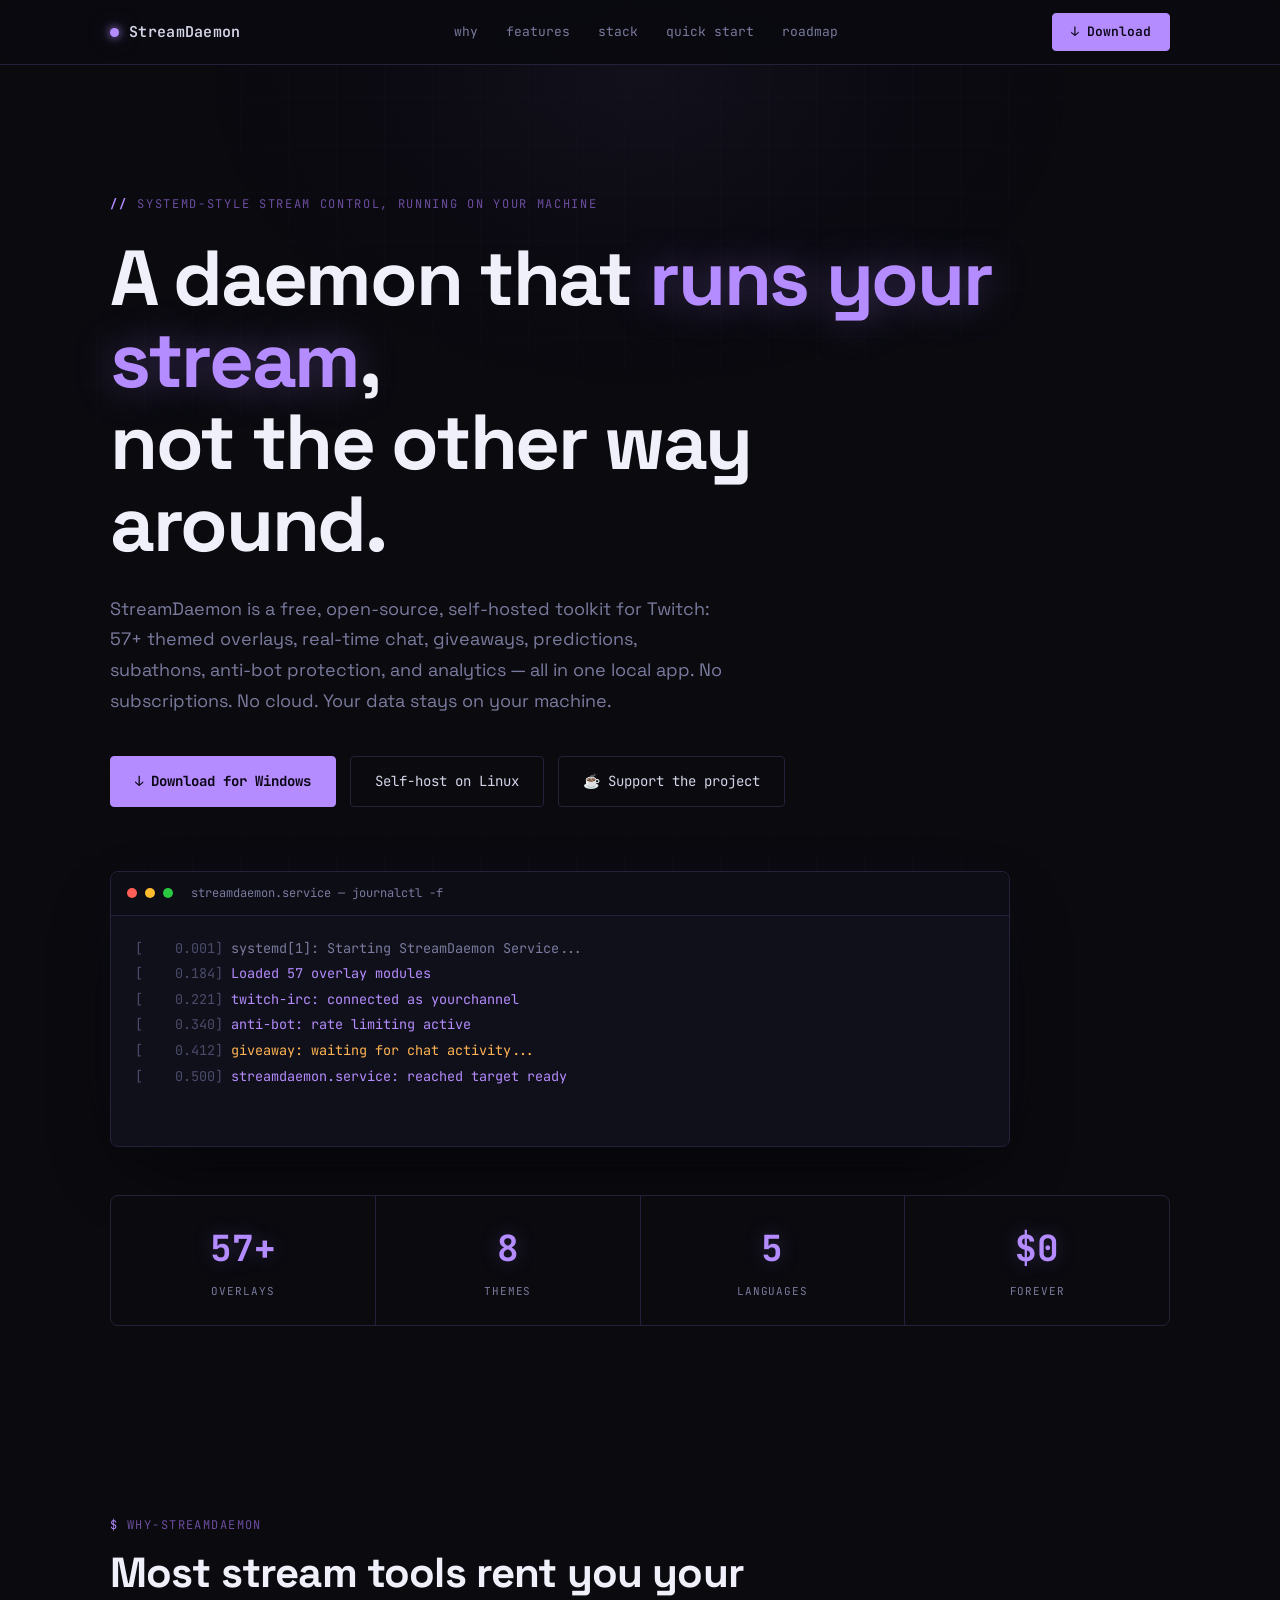
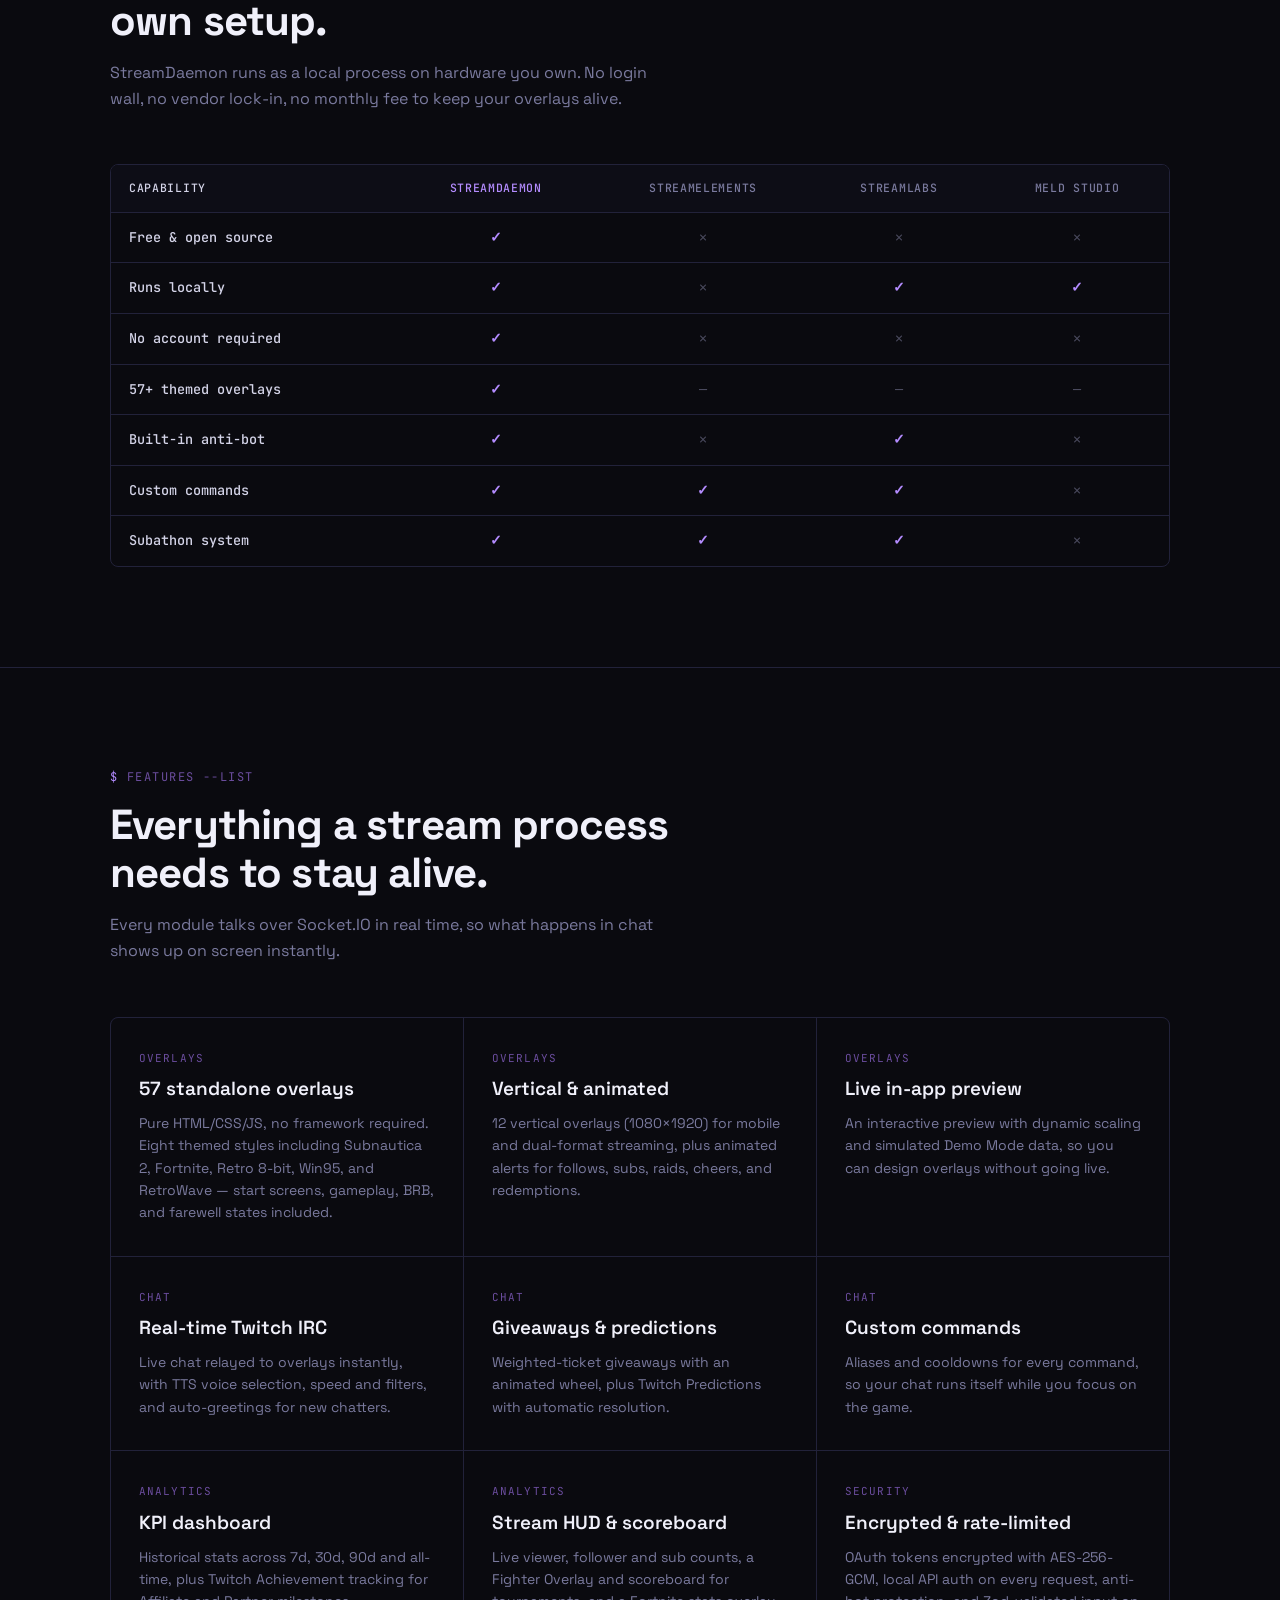
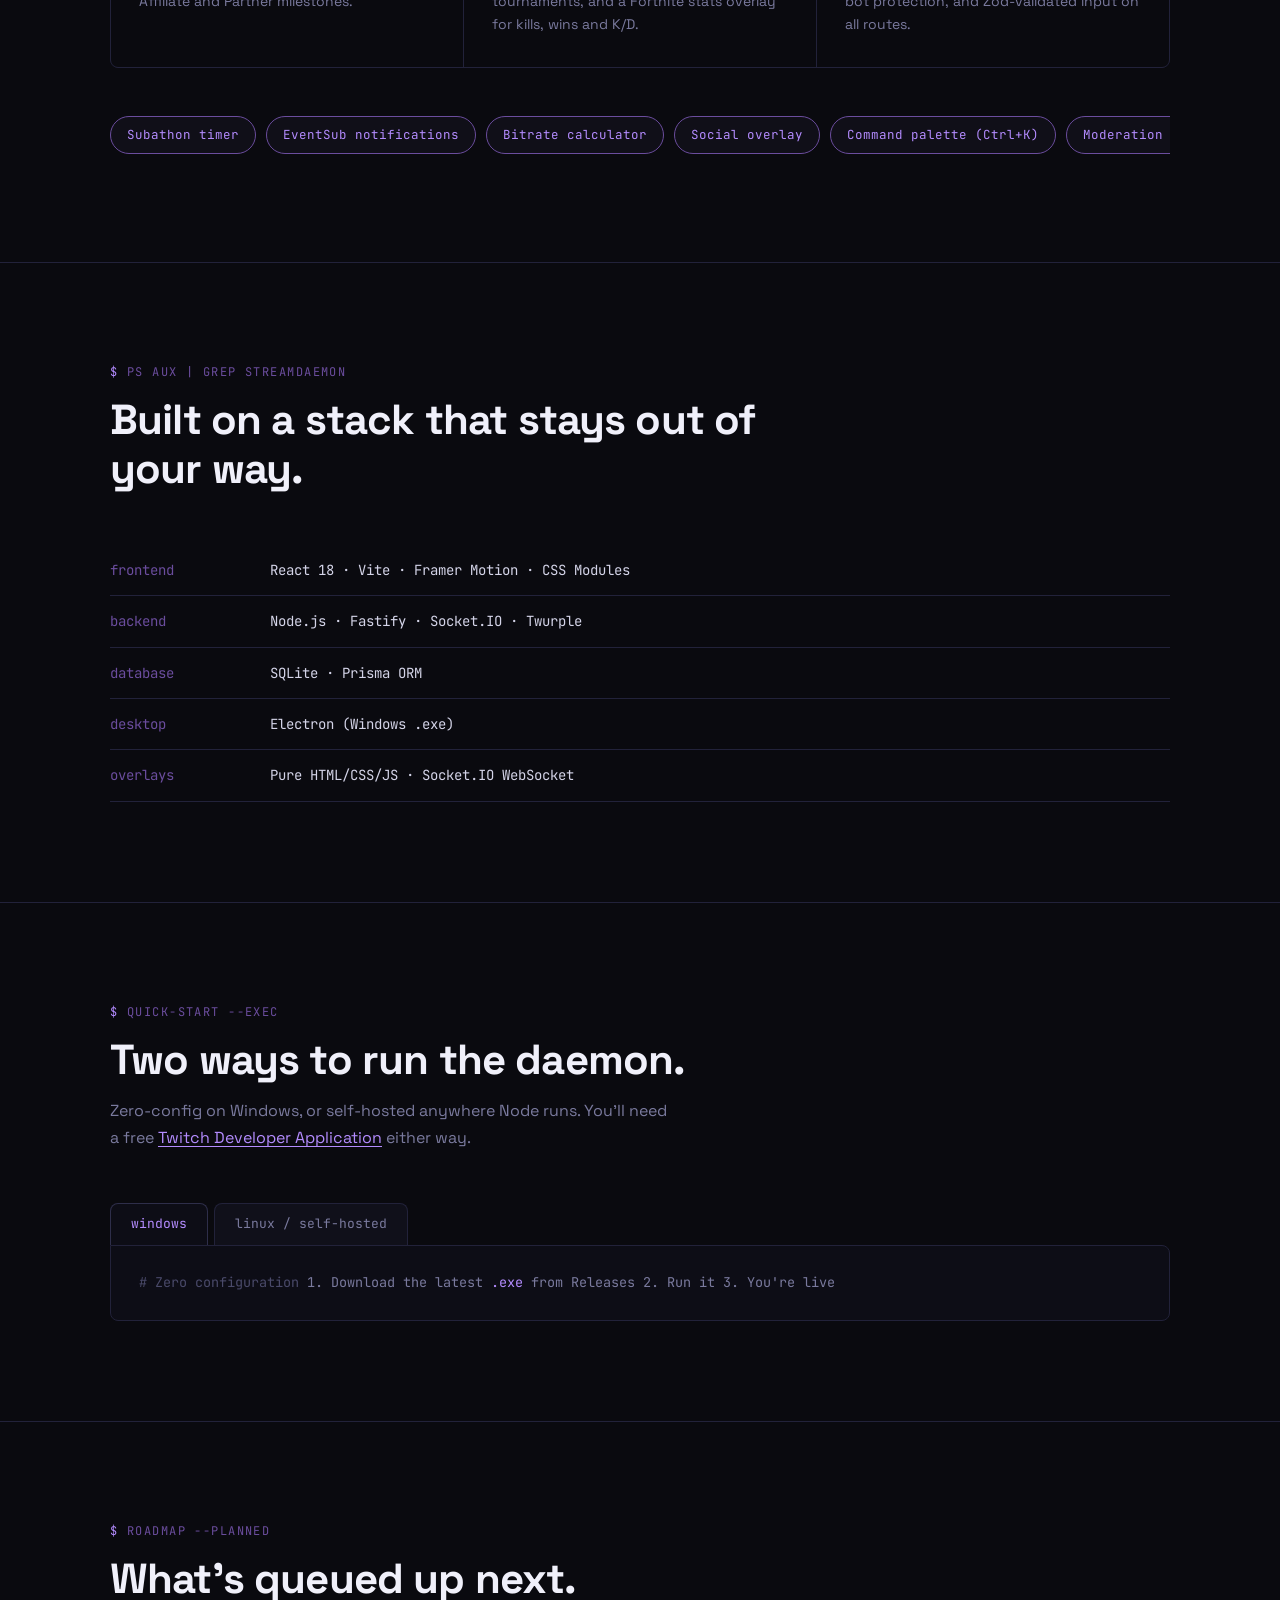
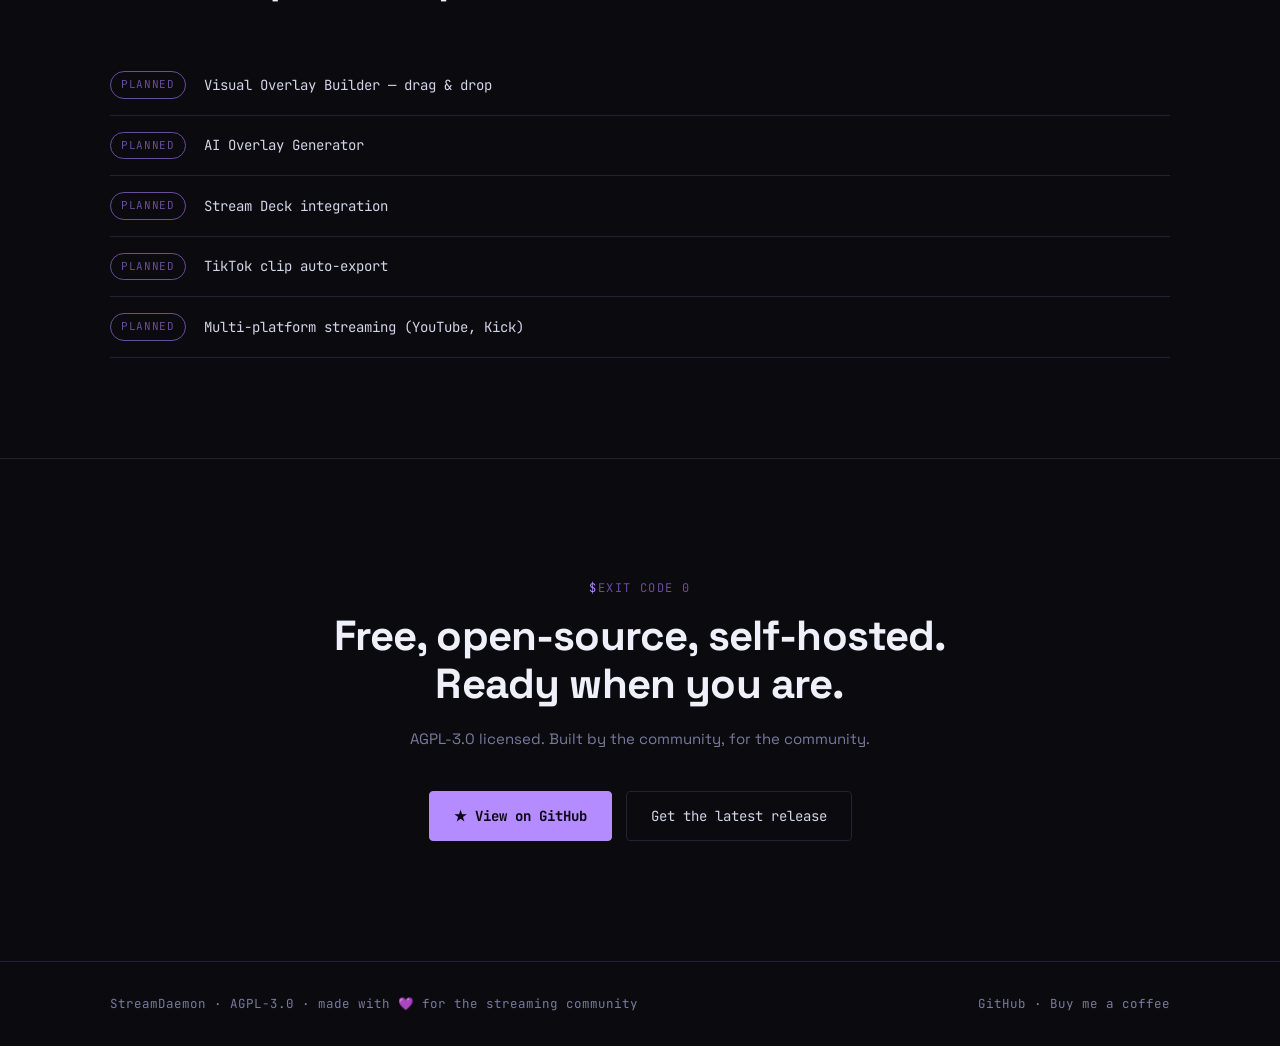
<file: index.html>
<!DOCTYPE html>
<html lang="en">
<head>
<meta charset="UTF-8">
<meta name="viewport" content="width=device-width, initial-scale=1.0">
<title>StreamDaemon — Open-source stream tools, daemonically good.</title>
<meta name="description" content="StreamDaemon is a free, open-source, self-hosted toolkit for Twitch: 57+ themed overlays, real-time chat, giveaways, predictions, subathons, anti-bot protection, and analytics.">
<link rel="preconnect" href="https://fonts.googleapis.com">
<link rel="preconnect" href="https://fonts.gstatic.com" crossorigin>
<link href="https://fonts.googleapis.com/css2?family=JetBrains+Mono:wght@400;500;600;700&family=Space+Grotesk:wght@400;500;600;700&display=swap" rel="stylesheet">
<style>
  :root{
    --bg: #0a0a0f;
    --bg-raised: #10101a;
    --bg-card: #0d0d16;
    --line: #22223a;
    --line-light: #2e2e4a;
    --purple: #b48cff;
    --purple-bright: #d4b8ff;
    --purple-dim: #6b4d9e;
    --purple-glow: rgba(180, 140, 255, 0.18);
    --purple-faint: rgba(180, 140, 255, 0.04);
    --amber: #ffb454;
    --red: #ff6b6b;
    --text: #d4d4e8;
    --text-dim: #7a7a9e;
    --text-bright: #f0f0fa;
    --mono: 'JetBrains Mono', 'Fira Code', ui-monospace, SFMono-Regular, Menlo, Consolas, monospace;
    --display: 'Space Grotesk', Inter, ui-sans-serif, system-ui, sans-serif;
    --radius: 8px;
    --radius-sm: 4px;
    --shadow-lg: 0 30px 80px -30px rgba(0,0,0,0.8);
    --shadow-glow: 0 4px 24px rgba(180, 140, 255, 0.25);
    --transition: 0.2s cubic-bezier(0.4, 0, 0.2, 1);
  }

  *{ box-sizing:border-box; margin:0; padding:0; }
  html{ scroll-behavior:smooth; -webkit-text-size-adjust:100%; }
  body{
    background:var(--bg);
    color:var(--text);
    font-family:var(--display);
    line-height:1.6;
    overflow-x:hidden;
    -webkit-font-smoothing:antialiased;
    -moz-osx-font-smoothing:grayscale;
  }

  @media (prefers-reduced-motion: reduce){
    *{ animation-duration:0.01ms !important; animation-iteration-count:1 !important; transition-duration:0.01ms !important; scroll-behavior:auto !important; }
  }

  a{ color:inherit; }
  ::selection{ background:var(--purple); color:#0a0514; }
  :focus-visible{ outline:2px solid var(--purple); outline-offset:3px; border-radius:2px; }

  /* Subtle grid texture */
  body::before{
    content:"";
    position:fixed; inset:0;
    background-image:
      linear-gradient(rgba(180,140,255,0.018) 1px, transparent 1px),
      linear-gradient(90deg, rgba(180,140,255,0.018) 1px, transparent 1px);
    background-size: 48px 48px;
    pointer-events:none;
    z-index:0;
  }

  /* Ambient glow */
  body::after{
    content:"";
    position:fixed;
    top:-250px; left:50%;
    transform:translateX(-50%);
    width:900px; height:650px;
    background:radial-gradient(ellipse, rgba(180,140,255,0.05) 0%, rgba(120,60,200,0.02) 40%, transparent 70%);
    pointer-events:none;
    z-index:0;
  }

  .wrap{ max-width:1140px; margin:0 auto; padding:0 24px; position:relative; z-index:1; }
  @media (min-width:768px){ .wrap{ padding:0 32px; } }
  @media (min-width:1024px){ .wrap{ padding:0 40px; } }

  /* Skip link */
  .skip-link{
    position:absolute; top:-100%; left:16px;
    background:var(--purple); color:#0a0514;
    padding:10px 18px; border-radius:var(--radius-sm);
    font-family:var(--mono); font-size:13px; font-weight:600;
    z-index:9999; text-decoration:none;
    transition:top 0.2s;
  }
  .skip-link:focus{ top:12px; }

  /* ---------- NAV ---------- */
  nav{
    position:sticky; top:0; z-index:100;
    background:rgba(10,10,15,0.88);
    backdrop-filter:blur(12px) saturate(1.2);
    -webkit-backdrop-filter:blur(12px) saturate(1.2);
    border-bottom:1px solid var(--line);
  }
  nav .wrap{ display:flex; align-items:center; justify-content:space-between; height:64px; }
  .brand{ display:flex; align-items:center; gap:10px; font-family:var(--mono); font-weight:600; font-size:15px; letter-spacing:0.02em; text-decoration:none; }
  .brand .dot{
    width:9px; height:9px; border-radius:50%;
    background:var(--purple);
    box-shadow:0 0 10px var(--purple), 0 0 24px rgba(180,140,255,0.4);
    animation:pulse 2.2s ease-in-out infinite;
    flex-shrink:0;
  }
  @keyframes pulse{ 0%,100%{opacity:1; transform:scale(1)} 50%{opacity:0.4; transform:scale(0.85)} }

  .navlinks{ display:flex; gap:28px; font-family:var(--mono); font-size:13px; color:var(--text-dim); }
  .navlinks a{ text-decoration:none; transition:color var(--transition); position:relative; }
  .navlinks a::after{ content:""; position:absolute; bottom:-4px; left:0; width:0; height:1px; background:var(--purple); transition:width var(--transition); }
  .navlinks a:hover{ color:var(--purple); }
  .navlinks a:hover::after{ width:100%; }

  .nav-cta{
    font-family:var(--mono); font-size:13px; color:#0a0514;
    background:var(--purple); padding:8px 18px; border-radius:var(--radius-sm);
    text-decoration:none; font-weight:600;
    border:1px solid var(--purple);
    transition:transform var(--transition), box-shadow var(--transition);
    white-space:nowrap;
  }
  .nav-cta:hover{ transform:translateY(-1px); box-shadow:var(--shadow-glow); }

  /* Mobile menu button */
  .menu-toggle{
    display:none;
    background:none; border:none; cursor:pointer;
    width:40px; height:40px;
    flex-direction:column; align-items:center; justify-content:center; gap:5px;
    border-radius:var(--radius-sm);
    transition:background var(--transition);
  }
  .menu-toggle:hover{ background:rgba(180,140,255,0.08); }
  .menu-toggle span{
    display:block; width:20px; height:2px;
    background:var(--text); border-radius:2px;
    transition:transform 0.3s, opacity 0.3s;
  }
  .menu-toggle.active span:nth-child(1){ transform:rotate(45deg) translate(5px, 5px); }
  .menu-toggle.active span:nth-child(2){ opacity:0; }
  .menu-toggle.active span:nth-child(3){ transform:rotate(-45deg) translate(5px, -5px); }

  /* Mobile nav overlay */
  .mobile-nav{
    display:none;
    position:fixed; top:64px; left:0; right:0; bottom:0;
    background:rgba(10,10,15,0.97);
    backdrop-filter:blur(16px);
    -webkit-backdrop-filter:blur(16px);
    z-index:99;
    flex-direction:column;
    padding:32px 24px;
    gap:8px;
    opacity:0;
    transform:translateY(-10px);
    transition:opacity 0.3s, transform 0.3s;
  }
  .mobile-nav.open{ opacity:1; transform:translateY(0); }
  .mobile-nav a{
    font-family:var(--mono); font-size:16px; color:var(--text-dim);
    text-decoration:none; padding:14px 16px;
    border-radius:var(--radius-sm);
    transition:color var(--transition), background var(--transition);
  }
  .mobile-nav a:hover{ color:var(--purple); background:rgba(180,140,255,0.05); }
  .mobile-nav .nav-cta{
    margin-top:16px; text-align:center; padding:14px;
    font-size:15px; color:#0a0514;
  }

  @media (max-width:768px){
    .navlinks{ display:none; }
    .nav-cta.desktop{ display:none; }
    .menu-toggle{ display:flex; }
    .mobile-nav{ display:flex; pointer-events:none; }
    .mobile-nav.open{ pointer-events:all; }
  }

  /* ---------- HERO ---------- */
  .hero{ padding:80px 0 60px; position:relative; }
  @media (min-width:768px){ .hero{ padding:110px 0 80px; } }
  @media (min-width:1024px){ .hero{ padding:130px 0 90px; } }

  .kicker{
    font-family:var(--mono); font-size:11px; color:var(--purple-dim);
    letter-spacing:0.14em; text-transform:uppercase; margin-bottom:20px;
    display:flex; align-items:center; gap:10px;
  }
  @media (min-width:768px){ .kicker{ font-size:12px; margin-bottom:24px; } }
  .kicker::before{ content:"//"; color:var(--purple); font-weight:700; }

  h1{
    font-size:clamp(32px, 7vw, 78px);
    font-weight:700;
    letter-spacing:-0.03em;
    line-height:1.05;
    max-width:920px;
    color:var(--text-bright);
  }
  h1 .accent{
    color:var(--purple);
    text-shadow:0 0 40px rgba(180,140,255,0.35);
  }
  .sub{
    margin-top:22px; max-width:620px; font-size:16px; color:var(--text-dim);
    line-height:1.7;
  }
  @media (min-width:768px){ .sub{ margin-top:28px; font-size:18px; } }

  .hero-cta{ display:flex; gap:12px; margin-top:32px; flex-wrap:wrap; }
  @media (min-width:768px){ .hero-cta{ gap:14px; margin-top:40px; } }

  .btn{
    font-family:var(--mono); font-size:13px; padding:12px 20px; border-radius:var(--radius-sm);
    text-decoration:none; display:inline-flex; align-items:center; gap:8px;
    transition:transform var(--transition), box-shadow var(--transition), background var(--transition), border-color var(--transition);
    border:1px solid var(--line);
    white-space:nowrap;
  }
  @media (min-width:768px){ .btn{ font-size:14px; padding:13px 24px; } }
  .btn-primary{ background:var(--purple); color:#0a0514; font-weight:700; border-color:var(--purple); }
  .btn-primary:hover{ transform:translateY(-2px); box-shadow:0 8px 30px rgba(180,140,255,0.35); }
  .btn-primary:active{ transform:translateY(0); }
  .btn-ghost{ background:transparent; color:var(--text); }
  .btn-ghost:hover{ border-color:var(--purple-dim); color:var(--purple); background:var(--purple-faint); }

  /* ---------- TERMINAL ---------- */
  .terminal{
    margin-top:48px;
    background:var(--bg-raised);
    border:1px solid var(--line);
    border-radius:var(--radius);
    overflow:hidden;
    box-shadow:var(--shadow-lg), 0 0 60px -20px rgba(180,140,255,0.08);
    max-width:900px;
  }
  @media (min-width:768px){ .terminal{ margin-top:64px; } }
  .term-bar{
    display:flex; align-items:center; gap:8px;
    padding:12px 16px; border-bottom:1px solid var(--line);
    background:var(--bg-card);
  }
  .term-bar span{ width:10px; height:10px; border-radius:50%; flex-shrink:0; }
  .term-bar span:nth-child(1){ background:#ff5f57; }
  .term-bar span:nth-child(2){ background:#febc2e; }
  .term-bar span:nth-child(3){ background:#28c840; }
  .term-title{ margin-left:10px; font-family:var(--mono); font-size:11px; color:var(--text-dim); overflow:hidden; text-overflow:ellipsis; white-space:nowrap; }
  @media (min-width:768px){ .term-title{ font-size:12px; } }
  .term-body{
    font-family:var(--mono); font-size:12px; padding:18px 16px 22px;
    color:var(--text-dim); min-height:200px;
    overflow-x:auto;
  }
  @media (min-width:768px){ .term-body{ font-size:13.5px; padding:22px 24px 26px; min-height:230px; } }
  .term-body .ok{ color:var(--purple); }
  .term-body .warn{ color:var(--amber); }
  .term-body .line{ opacity:0; animation:typein 0.3s forwards; white-space:pre-wrap; margin-bottom:4px; }
  .term-body .caret{
    display:inline-block; width:8px; height:15px; background:var(--purple);
    margin-left:2px; vertical-align:middle; animation:blink 1s step-end infinite;
  }
  @keyframes typein{ to{ opacity:1; } }
  @keyframes blink{ 50%{ opacity:0; } }

  /* ---------- SECTIONS ---------- */
  section{ padding:60px 0; border-bottom:1px solid var(--line); }
  @media (min-width:768px){ section{ padding:90px 0; } }
  @media (min-width:1024px){ section{ padding:100px 0; } }

  .section-head{ max-width:660px; margin-bottom:36px; }
  @media (min-width:768px){ .section-head{ margin-bottom:52px; } }
  .eyebrow{ font-family:var(--mono); font-size:11px; color:var(--purple-dim); text-transform:uppercase; letter-spacing:0.12em; margin-bottom:14px; }
  @media (min-width:768px){ .eyebrow{ font-size:12px; } }
  .eyebrow::before{ content:"$ "; color:var(--purple); }
  h2{ font-size:clamp(24px, 4vw, 42px); font-weight:700; letter-spacing:-0.02em; color:var(--text-bright); line-height:1.15; }
  .section-sub{ color:var(--text-dim); margin-top:14px; font-size:15px; max-width:560px; line-height:1.65; }
  @media (min-width:768px){ .section-sub{ font-size:16px; } }
  .section-sub a{ color:var(--purple); text-decoration:underline; text-underline-offset:3px; }
  .section-sub a:hover{ text-decoration-color:var(--purple-bright); }

  /* ---------- COMPARISON TABLE ---------- */
  .table-wrap{
    overflow-x:auto;
    -webkit-overflow-scrolling:touch;
    border:1px solid var(--line);
    border-radius:var(--radius);
    scrollbar-width:thin;
    scrollbar-color:var(--purple-dim) var(--bg);
  }
  .table-wrap::-webkit-scrollbar{ height:6px; }
  .table-wrap::-webkit-scrollbar-track{ background:var(--bg); }
  .table-wrap::-webkit-scrollbar-thumb{ background:var(--purple-dim); border-radius:3px; }

  table.cmp{ width:100%; border-collapse:collapse; font-family:var(--mono); font-size:12px; min-width:600px; }
  @media (min-width:768px){ table.cmp{ font-size:13.5px; } }
  table.cmp th, table.cmp td{ padding:12px 14px; border-bottom:1px solid var(--line); text-align:center; }
  @media (min-width:768px){ table.cmp th, table.cmp td{ padding:14px 18px; } }
  table.cmp th{ color:var(--text-dim); font-weight:500; text-transform:uppercase; font-size:10.5px; letter-spacing:0.06em; background:var(--bg-card); position:sticky; top:0; }
  @media (min-width:768px){ table.cmp th{ font-size:11.5px; } }
  table.cmp td:first-child, table.cmp th:first-child{ text-align:left; color:var(--text); font-weight:500; }
  table.cmp th:nth-child(2){ color:var(--purple); }
  td.yes{ color:var(--purple); font-weight:600; }
  td.no{ color:#4a4a5e; }
  table.cmp tbody tr{ transition:background var(--transition); }
  table.cmp tbody tr:hover{ background:rgba(180,140,255,0.03); }
  table.cmp tbody tr:last-child td{ border-bottom:none; }

  /* ---------- FEATURES GRID ---------- */
  .grid{
    display:grid; grid-template-columns:1fr; gap:1px;
    background:var(--line); border:1px solid var(--line); border-radius:var(--radius);
    overflow:hidden;
  }
  @media (min-width:600px){ .grid{ grid-template-columns:repeat(2,1fr); } }
  @media (min-width:900px){ .grid{ grid-template-columns:repeat(3,1fr); } }
  .card{
    background:var(--bg); padding:26px 22px;
    transition:background var(--transition), transform var(--transition);
    position:relative;
  }
  @media (min-width:768px){ .card{ padding:32px 28px; } }
  .card:hover{ background:var(--bg-raised); }
  .card::before{
    content:"";
    position:absolute; top:0; left:0; right:0; height:2px;
    background:linear-gradient(90deg, transparent, var(--purple), transparent);
    opacity:0; transition:opacity var(--transition);
  }
  .card:hover::before{ opacity:1; }
  .card .tag{ font-family:var(--mono); font-size:10px; color:var(--purple-dim); text-transform:uppercase; letter-spacing:0.1em; }
  @media (min-width:768px){ .card .tag{ font-size:11px; } }
  .card h3{ font-size:17px; font-weight:600; margin-top:10px; color:var(--text-bright); line-height:1.3; }
  @media (min-width:768px){ .card h3{ font-size:19px; } }
  .card p{ font-size:13px; color:var(--text-dim); margin-top:10px; line-height:1.6; }
  @media (min-width:768px){ .card p{ font-size:14px; } }

  /* ---------- CHIPS ---------- */
  .strip{
    display:flex; gap:10px; overflow-x:auto; padding:16px 0 8px; margin-top:32px;
    scrollbar-width:thin;
    scrollbar-color:var(--purple-dim) transparent;
    -webkit-overflow-scrolling:touch;
  }
  .strip::-webkit-scrollbar{ height:4px; }
  .strip::-webkit-scrollbar-thumb{ background:var(--purple-dim); border-radius:2px; }
  .chip{
    font-family:var(--mono); font-size:11.5px; white-space:nowrap;
    border:1px solid var(--line); border-radius:20px; padding:8px 16px;
    color:var(--text-dim); transition:border-color var(--transition), color var(--transition), background var(--transition);
    flex-shrink:0;
  }
  @media (min-width:768px){ .chip{ font-size:12.5px; } }
  .chip:hover{ border-color:var(--purple-dim); color:var(--text); }
  .chip.on{ color:var(--purple); border-color:var(--purple-dim); background:var(--purple-faint); }

  /* ---------- STACK ---------- */
  .stack-list{ font-family:var(--mono); font-size:13px; }
  @media (min-width:768px){ .stack-list{ font-size:14px; } }
  .stack-row{
    display:grid; grid-template-columns:1fr; gap:6px;
    padding:16px 0; border-bottom:1px solid var(--line);
  }
  @media (min-width:600px){ .stack-row{ grid-template-columns:140px 1fr; gap:20px; padding:14px 0; } }
  .stack-row .layer{ color:var(--purple-dim); font-size:11px; text-transform:uppercase; letter-spacing:0.08em; }
  @media (min-width:600px){ .stack-row .layer{ font-size:inherit; text-transform:none; letter-spacing:normal; } }
  .stack-row .val{ color:var(--text); }

  /* ---------- QUICKSTART ---------- */
  .tabs{ display:flex; gap:6px; margin-bottom:0; flex-wrap:wrap; }
  .tab{
    font-family:var(--mono); font-size:12px; padding:10px 16px; cursor:pointer;
    background:var(--bg-raised); border:1px solid var(--line); border-bottom:none;
    color:var(--text-dim); border-radius:var(--radius) var(--radius) 0 0;
    transition:color var(--transition), background var(--transition);
    user-select:none;
  }
  @media (min-width:768px){ .tab{ font-size:13px; padding:10px 20px; } }
  .tab:hover{ color:var(--text); }
  .tab.active{ color:var(--purple); background:var(--bg-card); border-color:var(--line-light); }
  .code-block{
    background:var(--bg-card); border:1px solid var(--line); border-radius:0 var(--radius) var(--radius) var(--radius);
    padding:20px 18px; font-family:var(--mono); font-size:12px; color:var(--text-dim);
    overflow-x:auto; line-height:1.9;
    -webkit-overflow-scrolling:touch;
  }
  @media (min-width:768px){ .code-block{ padding:24px 28px; font-size:13.5px; } }
  .code-block .cmt{ color:#4a4a6a; }
  .code-block .gr{ color:var(--purple); }

  /* ---------- ROADMAP ---------- */
  .road{ display:flex; flex-direction:column; }
  .road-item{
    display:flex; align-items:center; gap:14px; padding:16px 0;
    border-bottom:1px solid var(--line); font-family:var(--mono); font-size:13px;
    flex-wrap:wrap;
  }
  @media (min-width:768px){ .road-item{ gap:18px; font-size:14px; flex-wrap:nowrap; } }
  .road-item .status{
    font-size:10px; padding:4px 10px; border-radius:20px;
    border:1px solid var(--purple-dim); color:var(--purple-dim);
    text-transform:uppercase; letter-spacing:0.06em;
    white-space:nowrap; flex-shrink:0;
  }
  @media (min-width:768px){ .road-item .status{ font-size:11px; } }
  .road-item .road-text{ color:var(--text); }

  /* ---------- CTA FINAL ---------- */
  .cta-final{ text-align:center; padding:80px 0; border-bottom:none; }
  @media (min-width:768px){ .cta-final{ padding:120px 0; } }
  .cta-final h2{ max-width:620px; margin:0 auto 18px; }
  .cta-final p{ color:var(--text-dim); max-width:480px; margin:0 auto 36px; font-size:15px; }
  .cta-final .hero-cta{ justify-content:center; }

  /* ---------- FOOTER ---------- */
  footer{ padding:32px 0; border-top:1px solid var(--line); }
  footer .wrap{
    display:flex; justify-content:space-between; align-items:center;
    flex-wrap:wrap; gap:14px;
    font-family:var(--mono); font-size:11.5px; color:var(--text-dim);
  }
  @media (min-width:768px){ footer .wrap{ font-size:12.5px; } }
  footer a{ text-decoration:none; transition:color var(--transition); }
  footer a:hover{ color:var(--purple); }

  /* ---------- BACK TO TOP ---------- */
  .back-top{
    position:fixed; bottom:24px; right:24px;
    width:44px; height:44px;
    background:var(--bg-raised); border:1px solid var(--line);
    border-radius:50%; cursor:pointer;
    display:flex; align-items:center; justify-content:center;
    color:var(--text-dim); font-size:18px;
    opacity:0; transform:translateY(10px);
    transition:opacity 0.3s, transform 0.3s, border-color var(--transition), color var(--transition);
    z-index:80;
    pointer-events:none;
  }
  .back-top.visible{ opacity:1; transform:translateY(0); pointer-events:all; }
  .back-top:hover{ border-color:var(--purple-dim); color:var(--purple); box-shadow:var(--shadow-glow); }

  /* ---------- ANIMATIONS ---------- */
  .fade-up{ opacity:0; transform:translateY(20px); transition:opacity 0.7s ease, transform 0.7s ease; }
  .fade-up.in{ opacity:1; transform:none; }
  .fade-up-delay-1{ transition-delay:0.1s; }
  .fade-up-delay-2{ transition-delay:0.2s; }
  .fade-up-delay-3{ transition-delay:0.3s; }

  /* ---------- STATS BAR ---------- */
  .stats-bar{
    display:grid; grid-template-columns:repeat(2, 1fr); gap:1px;
    background:var(--line); border:1px solid var(--line); border-radius:var(--radius);
    overflow:hidden; margin-top:48px;
  }
  @media (min-width:600px){ .stats-bar{ grid-template-columns:repeat(4, 1fr); } }
  .stat{
    background:var(--bg); padding:24px 20px; text-align:center;
    transition:background var(--transition);
  }
  .stat:hover{ background:var(--bg-raised); }
  .stat .num{
    font-family:var(--mono); font-size:clamp(24px, 4vw, 36px);
    font-weight:700; color:var(--purple);
    text-shadow:0 0 20px rgba(180,140,255,0.25);
  }
  .stat .label{
    font-family:var(--mono); font-size:11px; color:var(--text-dim);
    text-transform:uppercase; letter-spacing:0.08em; margin-top:6px;
  }

  /* ---------- RESPONSIVE UTILITIES ---------- */
  @media (max-width:480px){
    .hero-cta{ flex-direction:column; }
    .hero-cta .btn{ justify-content:center; width:100%; }
    .cta-final .hero-cta{ flex-direction:column; align-items:center; }
    .cta-final .hero-cta .btn{ width:100%; max-width:300px; justify-content:center; }
  }

  /* Print styles */
  @media print{
    body::before, body::after{ display:none; }
    nav, .back-top, .menu-toggle{ display:none; }
    .fade-up{ opacity:1; transform:none; }
  }
</style>
</head>
<body>

<a href="#main" class="skip-link">Skip to content</a>

<nav aria-label="Main navigation">
  <div class="wrap">
    <a href="#" class="brand" aria-label="StreamDaemon home"><span class="dot" aria-hidden="true"></span>StreamDaemon</a>
    <div class="navlinks" role="navigation">
      <a href="#why">why</a>
      <a href="#features">features</a>
      <a href="#stack">stack</a>
      <a href="#quickstart">quick start</a>
      <a href="#roadmap">roadmap</a>
    </div>
    <a class="nav-cta desktop" href="https://github.com/JuanEntrena18/StreamDaemon/releases" target="_blank" rel="noopener">↓ Download</a>
    <button class="menu-toggle" aria-label="Toggle menu" aria-expanded="false" aria-controls="mobileNav">
      <span></span><span></span><span></span>
    </button>
  </div>
</nav>

<div class="mobile-nav" id="mobileNav" role="navigation" aria-label="Mobile navigation">
  <a href="#why">why</a>
  <a href="#features">features</a>
  <a href="#stack">stack</a>
  <a href="#quickstart">quick start</a>
  <a href="#roadmap">roadmap</a>
  <a class="nav-cta" href="https://github.com/JuanEntrena18/StreamDaemon/releases" target="_blank" rel="noopener">↓ Download for Windows</a>
</div>

<main id="main">
<header class="hero">
  <div class="wrap">
    <div class="kicker fade-up">systemd-style stream control, running on your machine</div>
    <h1 class="fade-up fade-up-delay-1">A daemon that <span class="accent">runs your stream</span>,<br>not the other way around.</h1>
    <p class="sub fade-up fade-up-delay-2">StreamDaemon is a free, open-source, self-hosted toolkit for Twitch: 57+ themed overlays, real-time chat, giveaways, predictions, subathons, anti-bot protection, and analytics — all in one local app. No subscriptions. No cloud. Your data stays on your machine.</p>
    <div class="hero-cta fade-up fade-up-delay-3">
      <a class="btn btn-primary" href="https://github.com/JuanEntrena18/StreamDaemon/releases" target="_blank" rel="noopener">↓ Download for Windows</a>
      <a class="btn btn-ghost" href="#quickstart">Self-host on Linux</a>
      <a class="btn btn-ghost" href="https://buymeacoffee.com/jentrena" target="_blank" rel="noopener">☕ Support the project</a>
    </div>

    <div class="terminal fade-up" id="bootTerm" role="img" aria-label="Terminal showing StreamDaemon boot sequence">
      <div class="term-bar" aria-hidden="true"><span></span><span></span><span></span><div class="term-title">streamdaemon.service — journalctl -f</div></div>
      <div class="term-body" id="termBody" aria-hidden="true"></div>
    </div>

    <div class="stats-bar fade-up">
      <div class="stat"><div class="num">57+</div><div class="label">Overlays</div></div>
      <div class="stat"><div class="num">8</div><div class="label">Themes</div></div>
      <div class="stat"><div class="num">5</div><div class="label">Languages</div></div>
      <div class="stat"><div class="num">$0</div><div class="label">Forever</div></div>
    </div>
  </div>
</header>

<section id="why" aria-labelledby="why-title">
  <div class="wrap">
    <div class="section-head fade-up">
      <div class="eyebrow">why-streamdaemon</div>
      <h2 id="why-title">Most stream tools rent you your own setup.</h2>
      <p class="section-sub">StreamDaemon runs as a local process on hardware you own. No login wall, no vendor lock-in, no monthly fee to keep your overlays alive.</p>
    </div>
    <div class="table-wrap fade-up">
      <table class="cmp" role="table" aria-label="Feature comparison between StreamDaemon and alternatives">
        <thead>
          <tr><th scope="col">Capability</th><th scope="col">StreamDaemon</th><th scope="col">StreamElements</th><th scope="col">Streamlabs</th><th scope="col">Meld Studio</th></tr>
        </thead>
        <tbody>
          <tr><td>Free &amp; open source</td><td class="yes">✓</td><td class="no">✕</td><td class="no">✕</td><td class="no">✕</td></tr>
          <tr><td>Runs locally</td><td class="yes">✓</td><td class="no">✕</td><td class="yes">✓</td><td class="yes">✓</td></tr>
          <tr><td>No account required</td><td class="yes">✓</td><td class="no">✕</td><td class="no">✕</td><td class="no">✕</td></tr>
          <tr><td>57+ themed overlays</td><td class="yes">✓</td><td class="no">—</td><td class="no">—</td><td class="no">—</td></tr>
          <tr><td>Built-in anti-bot</td><td class="yes">✓</td><td class="no">✕</td><td class="yes">✓</td><td class="no">✕</td></tr>
          <tr><td>Custom commands</td><td class="yes">✓</td><td class="yes">✓</td><td class="yes">✓</td><td class="no">✕</td></tr>
          <tr><td>Subathon system</td><td class="yes">✓</td><td class="yes">✓</td><td class="yes">✓</td><td class="no">✕</td></tr>
        </tbody>
      </table>
    </div>
  </div>
</section>

<section id="features" aria-labelledby="features-title">
  <div class="wrap">
    <div class="section-head fade-up">
      <div class="eyebrow">features --list</div>
      <h2 id="features-title">Everything a stream process needs to stay alive.</h2>
      <p class="section-sub">Every module talks over Socket.IO in real time, so what happens in chat shows up on screen instantly.</p>
    </div>

    <div class="grid fade-up">
      <div class="card">
        <div class="tag">Overlays</div>
        <h3>57 standalone overlays</h3>
        <p>Pure HTML/CSS/JS, no framework required. Eight themed styles including Subnautica 2, Fortnite, Retro 8-bit, Win95, and RetroWave — start screens, gameplay, BRB, and farewell states included.</p>
      </div>
      <div class="card">
        <div class="tag">Overlays</div>
        <h3>Vertical &amp; animated</h3>
        <p>12 vertical overlays (1080×1920) for mobile and dual-format streaming, plus animated alerts for follows, subs, raids, cheers, and redemptions.</p>
      </div>
      <div class="card">
        <div class="tag">Overlays</div>
        <h3>Live in-app preview</h3>
        <p>An interactive preview with dynamic scaling and simulated Demo Mode data, so you can design overlays without going live.</p>
      </div>
      <div class="card">
        <div class="tag">Chat</div>
        <h3>Real-time Twitch IRC</h3>
        <p>Live chat relayed to overlays instantly, with TTS voice selection, speed and filters, and auto-greetings for new chatters.</p>
      </div>
      <div class="card">
        <div class="tag">Chat</div>
        <h3>Giveaways &amp; predictions</h3>
        <p>Weighted-ticket giveaways with an animated wheel, plus Twitch Predictions with automatic resolution.</p>
      </div>
      <div class="card">
        <div class="tag">Chat</div>
        <h3>Custom commands</h3>
        <p>Aliases and cooldowns for every command, so your chat runs itself while you focus on the game.</p>
      </div>
      <div class="card">
        <div class="tag">Analytics</div>
        <h3>KPI dashboard</h3>
        <p>Historical stats across 7d, 30d, 90d and all-time, plus Twitch Achievement tracking for Affiliate and Partner milestones.</p>
      </div>
      <div class="card">
        <div class="tag">Analytics</div>
        <h3>Stream HUD &amp; scoreboard</h3>
        <p>Live viewer, follower and sub counts, a Fighter Overlay and scoreboard for tournaments, and a Fortnite stats overlay for kills, wins and K/D.</p>
      </div>
      <div class="card">
        <div class="tag">Security</div>
        <h3>Encrypted &amp; rate-limited</h3>
        <p>OAuth tokens encrypted with AES-256-GCM, local API auth on every request, anti-bot protection, and Zod-validated input on all routes.</p>
      </div>
    </div>

    <div class="strip fade-up" role="list" aria-label="Additional features">
      <span class="chip on" role="listitem">Subathon timer</span>
      <span class="chip on" role="listitem">EventSub notifications</span>
      <span class="chip on" role="listitem">Bitrate calculator</span>
      <span class="chip on" role="listitem">Social overlay</span>
      <span class="chip on" role="listitem">Command palette (Ctrl+K)</span>
      <span class="chip on" role="listitem">Moderation panel</span>
      <span class="chip on" role="listitem">5 languages: EN·ES·FR·DE·IT</span>
    </div>
  </div>
</section>

<section id="stack" aria-labelledby="stack-title">
  <div class="wrap">
    <div class="section-head fade-up">
      <div class="eyebrow">ps aux | grep streamdaemon</div>
      <h2 id="stack-title">Built on a stack that stays out of your way.</h2>
    </div>
    <div class="stack-list fade-up">
      <div class="stack-row"><div class="layer">frontend</div><div class="val">React 18 · Vite · Framer Motion · CSS Modules</div></div>
      <div class="stack-row"><div class="layer">backend</div><div class="val">Node.js · Fastify · Socket.IO · Twurple</div></div>
      <div class="stack-row"><div class="layer">database</div><div class="val">SQLite · Prisma ORM</div></div>
      <div class="stack-row"><div class="layer">desktop</div><div class="val">Electron (Windows .exe)</div></div>
      <div class="stack-row"><div class="layer">overlays</div><div class="val">Pure HTML/CSS/JS · Socket.IO WebSocket</div></div>
    </div>
  </div>
</section>

<section id="quickstart" aria-labelledby="quickstart-title">
  <div class="wrap">
    <div class="section-head fade-up">
      <div class="eyebrow">quick-start --exec</div>
      <h2 id="quickstart-title">Two ways to run the daemon.</h2>
      <p class="section-sub">Zero-config on Windows, or self-hosted anywhere Node runs. You'll need a free <a href="https://dev.twitch.tv/console" target="_blank" rel="noopener">Twitch Developer Application</a> either way.</p>
    </div>

    <div class="fade-up">
      <div class="tabs" role="tablist" aria-label="Installation method">
        <div class="tab active" data-tab="win" role="tab" aria-selected="true" tabindex="0">windows</div>
        <div class="tab" data-tab="linux" role="tab" aria-selected="false" tabindex="0">linux / self-hosted</div>
      </div>
      <div class="code-block" id="tabContent" role="tabpanel" aria-label="Installation instructions">
<span class="cmt"># Zero configuration</span>
1. Download the latest <span class="gr">.exe</span> from Releases
2. Run it
3. You're live
      </div>
    </div>
  </div>
</section>

<section id="roadmap" aria-labelledby="roadmap-title">
  <div class="wrap">
    <div class="section-head fade-up">
      <div class="eyebrow">roadmap --planned</div>
      <h2 id="roadmap-title">What's queued up next.</h2>
    </div>
    <div class="road fade-up">
      <div class="road-item"><span class="status">planned</span><span class="road-text">Visual Overlay Builder — drag &amp; drop</span></div>
      <div class="road-item"><span class="status">planned</span><span class="road-text">AI Overlay Generator</span></div>
      <div class="road-item"><span class="status">planned</span><span class="road-text">Stream Deck integration</span></div>
      <div class="road-item"><span class="status">planned</span><span class="road-text">TikTok clip auto-export</span></div>
      <div class="road-item"><span class="status">planned</span><span class="road-text">Multi-platform streaming (YouTube, Kick)</span></div>
    </div>
  </div>
</section>

<section class="cta-final" aria-labelledby="cta-title">
  <div class="wrap">
    <div class="eyebrow fade-up" style="justify-content:center; display:flex;">exit code 0</div>
    <h2 id="cta-title" class="fade-up">Free, open-source, self-hosted.<br>Ready when you are.</h2>
    <p class="fade-up">AGPL-3.0 licensed. Built by the community, for the community.</p>
    <div class="hero-cta fade-up">
      <a class="btn btn-primary" href="https://github.com/JuanEntrena18/StreamDaemon" target="_blank" rel="noopener">★ View on GitHub</a>
      <a class="btn btn-ghost" href="https://github.com/JuanEntrena18/StreamDaemon/releases" target="_blank" rel="noopener">Get the latest release</a>
    </div>
  </div>
</section>
</main>

<footer>
  <div class="wrap">
    <div>StreamDaemon · AGPL-3.0 · made with 💜 for the streaming community</div>
    <div>
      <a href="https://github.com/JuanEntrena18/StreamDaemon" target="_blank" rel="noopener">GitHub</a> ·
      <a href="https://buymeacoffee.com/jentrena" target="_blank" rel="noopener">Buy me a coffee</a>
    </div>
  </div>
</footer>

<button class="back-top" aria-label="Back to top" title="Back to top">↑</button>

<script>
(function(){
  'use strict';

  // ===== Mobile Menu =====
  const menuToggle = document.querySelector('.menu-toggle');
  const mobileNav = document.getElementById('mobileNav');

  menuToggle.addEventListener('click', () => {
    const isOpen = mobileNav.classList.contains('open');
    mobileNav.classList.toggle('open');
    menuToggle.classList.toggle('active');
    menuToggle.setAttribute('aria-expanded', !isOpen);
    document.body.style.overflow = isOpen ? '' : 'hidden';
  });

  mobileNav.querySelectorAll('a').forEach(link => {
    link.addEventListener('click', () => {
      mobileNav.classList.remove('open');
      menuToggle.classList.remove('active');
      menuToggle.setAttribute('aria-expanded', 'false');
      document.body.style.overflow = '';
    });
  });

  document.addEventListener('keydown', (e) => {
    if (e.key === 'Escape' && mobileNav.classList.contains('open')) {
      mobileNav.classList.remove('open');
      menuToggle.classList.remove('active');
      menuToggle.setAttribute('aria-expanded', 'false');
      document.body.style.overflow = '';
      menuToggle.focus();
    }
  });

  // ===== Boot log animation =====
  const lines = [
    { t: '[    0.001] ', c: '',   m: 'systemd[1]: Starting StreamDaemon Service...' },
    { t: '[    0.184] ', c: 'ok', m: 'Loaded 57 overlay modules' },
    { t: '[    0.221] ', c: 'ok', m: 'twitch-irc: connected as yourchannel' },
    { t: '[    0.340] ', c: 'ok', m: 'anti-bot: rate limiting active' },
    { t: '[    0.412] ', c: 'warn', m: 'giveaway: waiting for chat activity...' },
    { t: '[    0.500] ', c: 'ok', m: 'streamdaemon.service: reached target ready' }
  ];
  const body = document.getElementById('termBody');
  let delay = 300;
  lines.forEach((l) => {
    const div = document.createElement('div');
    div.className = 'line';
    div.style.animationDelay = delay + 'ms';
    const cls = l.c === 'ok' ? 'ok' : (l.c === 'warn' ? 'warn' : '');
    div.innerHTML = '<span style="color:#4a4a6a">' + l.t + '</span><span class="' + cls + '">' + l.m + '</span>';
    body.appendChild(div);
    delay += 450;
  });
  setTimeout(() => {
    const prompt = document.createElement('div');
    prompt.className = 'line';
    prompt.style.opacity = '1';
    prompt.innerHTML = '<span class="ok">$</span> ready for stream<span class="caret"></span>';
    body.appendChild(prompt);
  }, delay + 200);

  // ===== Tabs =====
  const tabData = {
    win: '<span class="cmt"># Zero configuration</span>\n1. Download the latest <span class="gr">.exe</span> from Releases\n2. Run it\n3. You\'re live',
    linux: '<span class="cmt">git</span> clone https://github.com/JuanEntrena18/StreamDaemon.git\n<span class="cmt">cd</span> StreamDaemon\n<span class="gr">npm</span> install\ncp packages/backend/.env.example packages/backend/.env\n<span class="cmt"># Add your TWITCH_CLIENT_ID and TWITCH_CLIENT_SECRET</span>\n<span class="gr">npm</span> run build\n<span class="gr">npm</span> run start -w packages/backend\n\n<span class="cmt"># Open http://localhost:3000</span>'
  };

  const tabs = document.querySelectorAll('.tab');
  const tabContent = document.getElementById('tabContent');

  tabs.forEach(tab => {
    const activate = () => {
      tabs.forEach(t => { t.classList.remove('active'); t.setAttribute('aria-selected', 'false'); });
      tab.classList.add('active');
      tab.setAttribute('aria-selected', 'true');
      tabContent.innerHTML = tabData[tab.dataset.tab];
    };
    tab.addEventListener('click', activate);
    tab.addEventListener('keydown', (e) => {
      if (e.key === 'Enter' || e.key === ' ') { e.preventDefault(); activate(); }
    });
  });

  // ===== Fade-up on scroll =====
  const io = new IntersectionObserver((entries) => {
    entries.forEach(e => {
      if (e.isIntersecting) {
        e.target.classList.add('in');
        io.unobserve(e.target);
      }
    });
  }, { threshold: 0.1, rootMargin: '0px 0px -40px 0px' });

  document.querySelectorAll('.fade-up').forEach(el => io.observe(el));

  // ===== Back to top =====
  const backTop = document.querySelector('.back-top');
  let ticking = false;
  window.addEventListener('scroll', () => {
    if (!ticking) {
      requestAnimationFrame(() => {
        backTop.classList.toggle('visible', window.scrollY > 600);
        ticking = false;
      });
      ticking = true;
    }
  }, { passive: true });

  backTop.addEventListener('click', () => {
    window.scrollTo({ top: 0, behavior: 'smooth' });
  });

  // ===== Smooth scroll for anchor links =====
  document.querySelectorAll('a[href^="#"]').forEach(anchor => {
    anchor.addEventListener('click', function(e) {
      const target = document.querySelector(this.getAttribute('href'));
      if (target) {
        e.preventDefault();
        const offset = 80;
        const top = target.getBoundingClientRect().top + window.scrollY - offset;
        window.scrollTo({ top, behavior: 'smooth' });
      }
    });
  });

})();
</script>

</body>
</html>
</file>
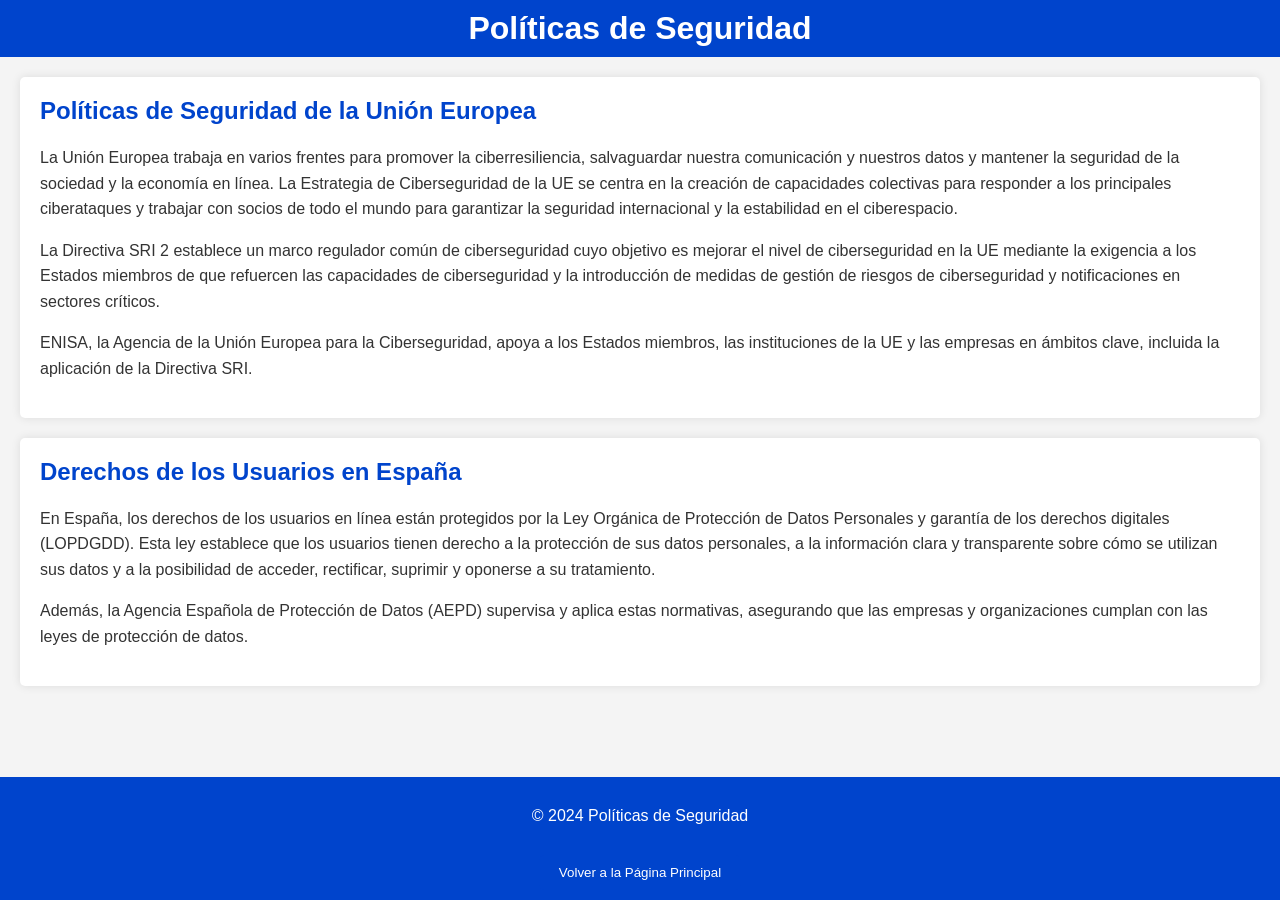
<file: politica_seguridad.html>
<!DOCTYPE html>
<html lang="es">
<head>
    <meta charset="UTF-8">
    <meta name="viewport" content="width=device-width, initial-scale=1.0">
    <title>Políticas de Seguridad</title>
    <link rel="stylesheet" href="./CSS/styles_politica.css">
</head>
<body>
    <header>
        <h1>Políticas de Seguridad</h1>
    </header>
    <section>
        <h2>Políticas de Seguridad de la Unión Europea</h2>
        <p>La Unión Europea trabaja en varios frentes para promover la ciberresiliencia, salvaguardar nuestra comunicación y nuestros datos y mantener la seguridad de la sociedad y la economía en línea. La Estrategia de Ciberseguridad de la UE se centra en la creación de capacidades colectivas para responder a los principales ciberataques y trabajar con socios de todo el mundo para garantizar la seguridad internacional y la estabilidad en el ciberespacio.</p>
        <p>La Directiva SRI 2 establece un marco regulador común de ciberseguridad cuyo objetivo es mejorar el nivel de ciberseguridad en la UE mediante la exigencia a los Estados miembros de que refuercen las capacidades de ciberseguridad y la introducción de medidas de gestión de riesgos de ciberseguridad y notificaciones en sectores críticos.</p>
        <p>ENISA, la Agencia de la Unión Europea para la Ciberseguridad, apoya a los Estados miembros, las instituciones de la UE y las empresas en ámbitos clave, incluida la aplicación de la Directiva SRI.</p>
    </section>
    <section>
        <h2>Derechos de los Usuarios en España</h2>
        <p>En España, los derechos de los usuarios en línea están protegidos por la Ley Orgánica de Protección de Datos Personales y garantía de los derechos digitales (LOPDGDD). Esta ley establece que los usuarios tienen derecho a la protección de sus datos personales, a la información clara y transparente sobre cómo se utilizan sus datos y a la posibilidad de acceder, rectificar, suprimir y oponerse a su tratamiento.</p>
        <p>Además, la Agencia Española de Protección de Datos (AEPD) supervisa y aplica estas normativas, asegurando que las empresas y organizaciones cumplan con las leyes de protección de datos.</p>
    </section>
    <footer>
        <p>&copy; 2024 Políticas de Seguridad</p>
        <button onclick="location.href='index.html'" style="margin-top: 10px; padding: 10px 20px; background-color: #0044cc; color: white; border: none; border-radius: 5px; cursor: pointer;">Volver a la Página Principal</button>
    </footer>
</body>
</html>
</file>
<file: CSS/styles_politica.css>
body {
    font-family: Arial, sans-serif;
    margin: 0;
    padding: 0;
    background-color: #f4f4f4;
    color: #333;
}

header {
    background-color: #0044cc;
    color: white;
    padding: 10px 0;
    text-align: center;
}

h1 {
    margin: 0;
    font-size: 2em;
}

section {
    margin: 20px;
    padding: 20px;
    background-color: white;
    border-radius: 5px;
    box-shadow: 0 0 10px rgba(0,0,0,0.1);
}

h2 {
    color: #0044cc;
    margin-top: 0;
}

p {
    line-height: 1.6;
}

footer {
    background-color: #0044cc;
    color: white;
    text-align: center;
    padding: 10px 0;
    position: fixed;
    width: 100%;
    bottom: 0;
}
</file>
